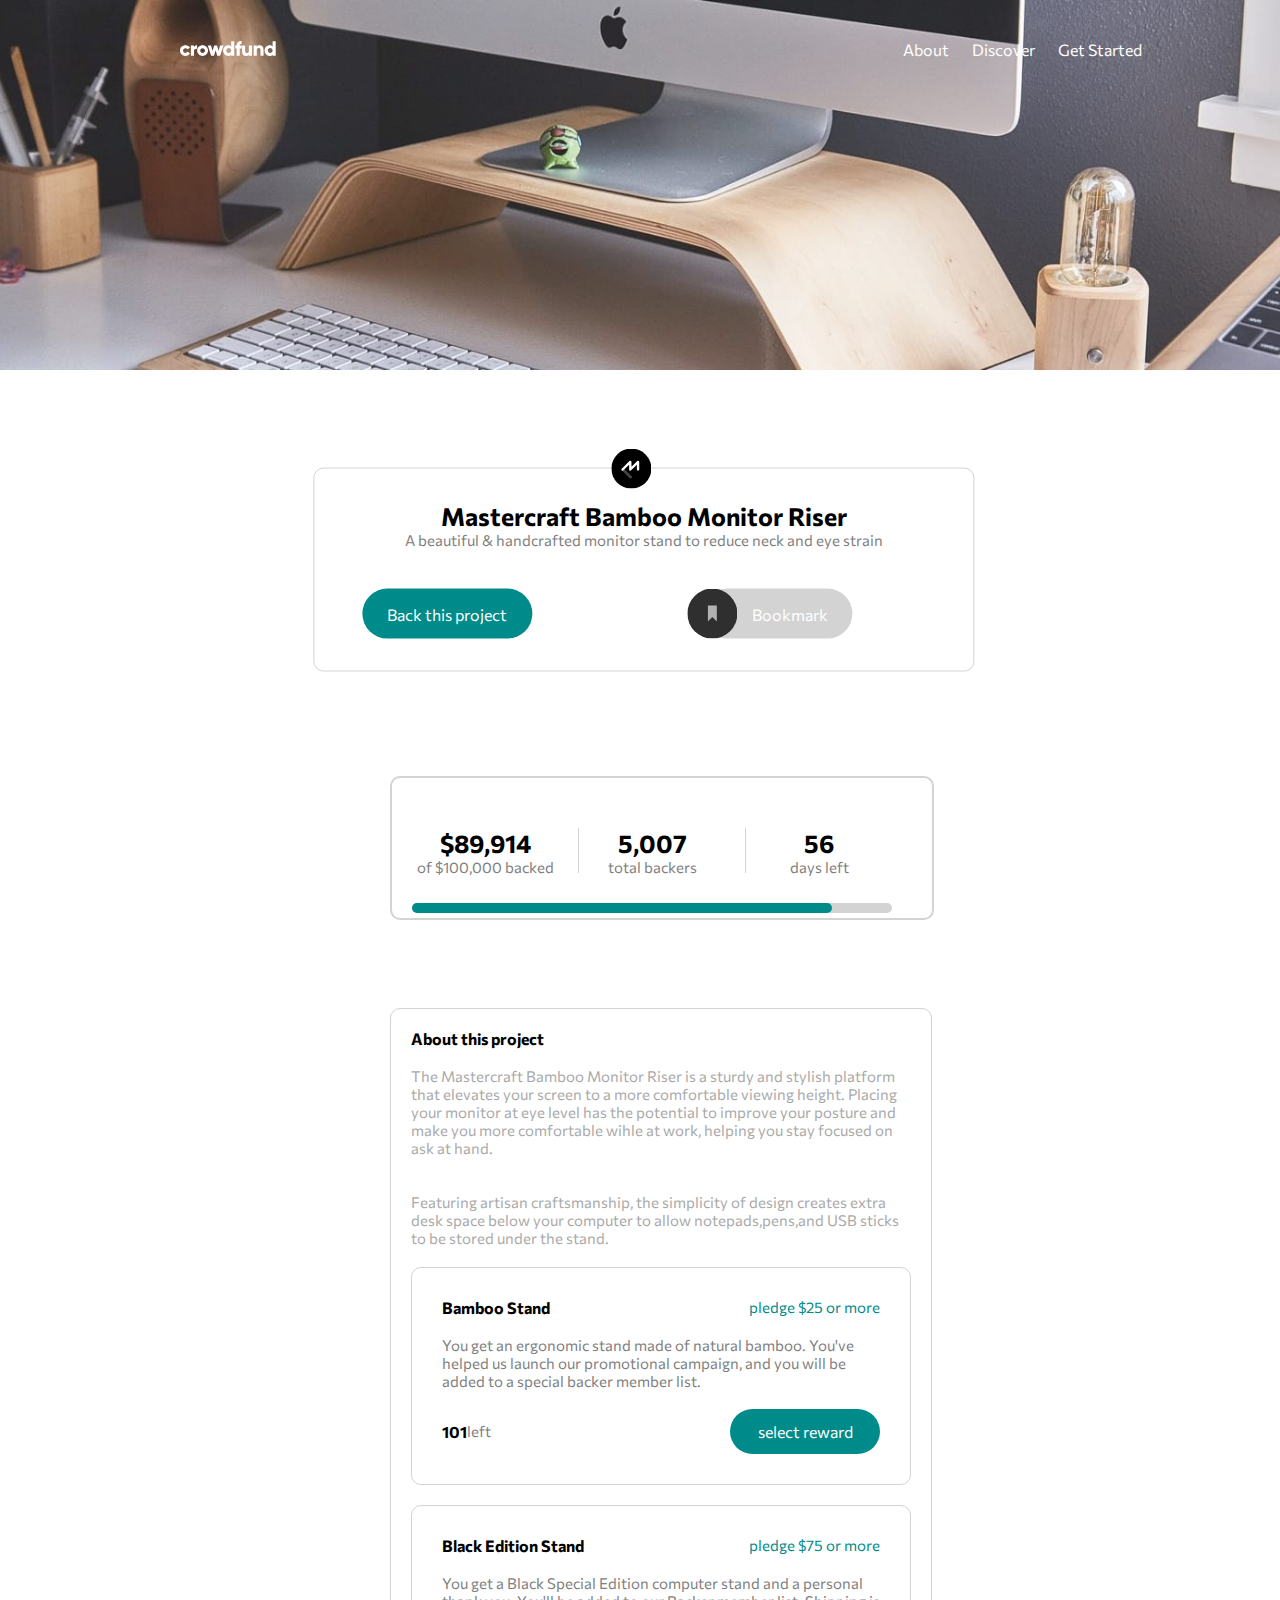
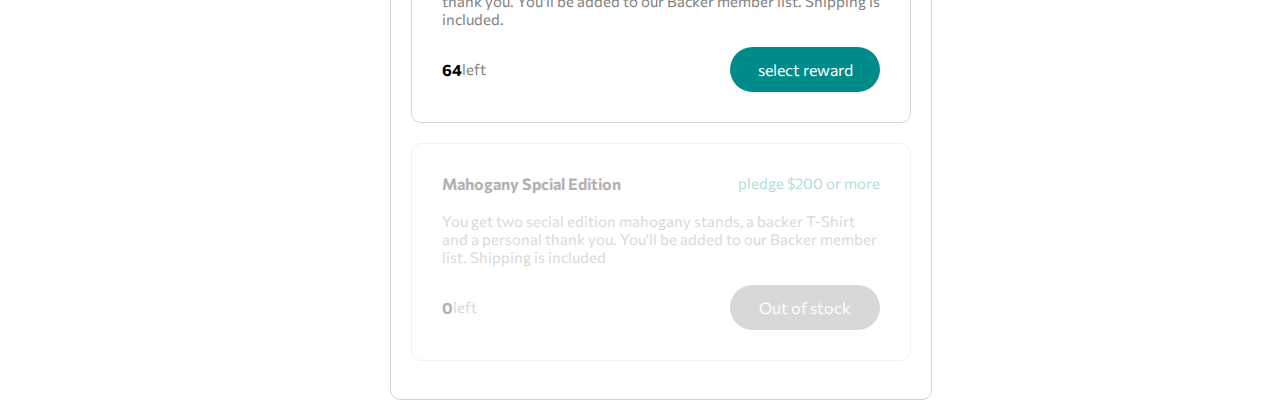
<file: index.html>
<!DOCTYPE html>
<html lang="en">
<head>
  <meta charset="UTF-8">
  <meta name="viewport" content="width=device-width, initial-scale=1.0"> <!-- displays site properly based on user's device -->

  <link rel="icon" type="image/png" sizes="32x32" href="./images/favicon-32x32.png">
  <link rel="preconnect" href="https://fonts.googleapis.com">
<link rel="preconnect" href="https://fonts.gstatic.com" crossorigin>
<link href="https://fonts.googleapis.com/css2?family=Commissioner:wght@100..900&display=swap" rel="stylesheet">
  
  <title>Crowdfunding product page</title>
  <link rel="stylesheet" href="style.css">

  <!-- Feel free to remove these styles or customise in your own stylesheet 👍 -->
  <style>
    .attribution { font-size: 11px; text-align: center; }
    .attribution a { color: hsl(228, 45%, 44%); }
  </style>
</head>
<body>
  <header>
    <div class="navbar">
      <div class="logo">
        <img src="images/logo.svg" alt="logo">

      </div>
      <nav>
        <ul class="items">
          <li><a href="#">About</a></li>
          <li><a href="#">Discover</a></li>
          <li><a href="#">Get Started</a></li>
          <img src="images/icon-hamburger.svg" class="hamburger">
        </ul>
        
      </nav>
    </div>
    <section class="box1">
      <img class="circle" src="images/logo-mastercraft.svg">
      <h3>Mastercraft Bamboo Monitor Riser</h3>
      <p> A beautiful & handcrafted monitor stand to reduce neck and eye strain</p>
      <div class="buttons">

           
        <button class="button1">Back this project</button> 
        <div class="bookmark">
          <img src="images/icon-bookmark.svg" id="book">
         
          <span class="b-text">Bookmark</span>
     
      </div>
      </div>
        <!-- <p>Lorem ipsum dolor, sit amet consectetur adipisicing elit. Repudiandae cum natus sunt dolores quasi maxime perferendis. Similique, non! Obcaecati aspernatur nemo neque omnis dolorum architecto iure similique quisquam iusto deserunt? -->
        <!-- Animi distinctio, totam molestias illo illum numquam libero? Provident dolores rem sed quo, voluptatem labore fuga, dignissimos doloribus fugit quis iusto earum consequatur a dolorem laboriosam impedit, cum officiis ad?</p> -->
      </div>
    
  </header>

  <div class="box2">
    <div class="section1">
    <div class="section">
      <h3> $89,914</h3>
      <p> of $100,000 backed</p>
    </div>
    <div class="section">
      <h3>5,007</h3>
      <p>total backers</p>
    </div>
    <div class="section">
      <h3> 56</h3>
      <p>days left</p>
    </div>
  </div>
    <div class="progress_container">
    <span class="progress-bar">
    </span>
    </div>
      </div>
      <div class="box3">
        <h3>About this project</h3><br>
        <p style="color: darkgray;"> The Mastercraft Bamboo Monitor Riser is a sturdy and stylish platform that elevates your screen to a more comfortable viewing height. Placing your monitor at eye level has the potential to improve your posture
          and make you more comfortable wihle at work, helping you stay focused on ask at hand.
          <br>
          <br>
          <br>

          Featuring artisan craftsmanship, the simplicity of design creates extra desk space below your computer to allow notepads,pens,and USB sticks to be stored under the stand.
        </p>

        <div class="box4">
          <div class="a">
        <h3 class="top-left">Bamboo Stand</h3>
        <p class="top-right" style="color: darkcyan;">pledge $25 or more</p>
      </div>
      <br>
        <p > You get an ergonomic stand made of natural bamboo. You've helped us launch our promotional campaign, and you will be added to a special backer member list. </p>
        <br>
        <div class="reward">
          
          <div class="subdiv">
          <h2 >101</h2>
          <p >left</p>
        </div>
        
          <button class="button11"> select reward</button>
        </div>
      
          </div>

          <div class="box4">
            <div class="a">
          <h3 class="top-left">Black Edition Stand</h3>
          <p class="top-right" style="color: darkcyan;">pledge $75 or more</p>
        </div>
        <br>
          <p> You get a Black Special Edition computer stand and a personal thank you. You'll be added to our Backer member list. Shipping is included.</p>
          <br>
          <div class="reward">
            
            <div class="subdiv">
            <h2 >64</h2>
            <p >left</p>
          </div>
          
            <button class="button11"> select reward</button>
          </div>
        
            </div>
            <div id="box4">
              <div class="a">
            <h3 class="top-left">Mahogany Spcial Edition</h3>
            <p class="top-right" style="color: darkcyan;">pledge $200 or more</p>
          </div>
          <br>
            <p> You get two secial edition mahogany stands, a backer T-Shirt and a personal thank you. You'll be added to our Backer member list. Shipping is included</p>
            <br>
            <div class="reward">
              
              <div class="subdiv">
              <h2 >0</h2>
              <p >left</p>
            </div>
            
              <button id="button11">Out of stock</button>
            </div>
          
              </div>

     
  <!-- About
  Discover
  Get Started

  Mastercraft Bamboo Monitor Riser
  A beautiful & handcrafted monitor stand to reduce neck and eye strain.

  Back this project
  Bookmark

  $89,914 of $100,000 backed
  5,007 total backers
  56 days left

  About this project

  The Mastercraft Bamboo Monitor Riser is a sturdy and stylish platform that elevates your screen 
  to a more comfortable viewing height. Placing your monitor at eye level has the potential to improve 
  your posture and make you more comfortable while at work, helping you stay focused on the task at hand.

  Featuring artisan craftsmanship, the simplicity of design creates extra desk space below your computer 
  to allow notepads, pens, and USB sticks to be stored under the stand.
  
  Bamboo Stand
  Pledge $25 or more
  You get an ergonomic stand made of natural bamboo. You've helped us launch our promotional campaign, and 
  you’ll be added to a special Backer member list.
  101 left
  Select Reward

  Black Edition Stand
  Pledge $75 or more
  You get a Black Special Edition computer stand and a personal thank you. You’ll be added to our Backer 
  member list. Shipping is included.
  64 left
  Select Reward

  Mahogany Special Edition
  Pledge $200 or more
  You get two Special Edition Mahogany stands, a Backer T-Shirt, and a personal thank you. You’ll be added 
  to our Backer member list. Shipping is included.
  0 left
  Out of Stock -->

  <!-- Selection modal start -->

  <!-- Back this project
  Want to support us in bringing Mastercraft Bamboo Monitor Riser out in the world?

  Pledge with no reward
  Choose to support us without a reward if you simply believe in our project. As a backer, 
  you will be signed up to receive product updates via email.

  Bamboo Stand
  Pledge $25 or more
  You get an ergonomic stand made of natural bamboo. You've helped us launch our promotional campaign, and
  you’ll be added to a special Backer member list.
  101 left -->

  <!-- Selected pledge start -->
  <!-- Enter your pledge
  $25
  Continue -->
  <!-- Selected pledge end -->

  <!-- Black Edition Stand
  Pledge $75 or more
  You get a Black Special Edition computer stand and a personal thank you. You’ll be added to our Backer
  member list. Shipping is included.
  64 left -->

  <!-- Selected pledge start -->
  <!-- Enter your pledge
  $75
  Continue -->
  <!-- Selected pledge end -->

  <!-- Mahogany Special Edition
  Pledge $200 or more
  You get two Special Edition Mahogany stands, a Backer T-Shirt, and a personal thank you. You’ll be added
  to our Backer member list. Shipping is included.
  0 left -->

  <!-- Selected pledge  start -->
  <!-- Enter your pledge
  $200
  Continue -->
  <!-- Selected pledge end -->

  <!-- Selection modal end -->

  <!-- Success modal start -->
<!-- 
  Thanks for your support!
  Your pledge brings us one step closer to sharing Mastercraft Bamboo Monitor Riser worldwide. You will get
  an email once our campaign is completed.
  Got it! -->

  <!-- Success modal end -->
</body>
</html>
</file>
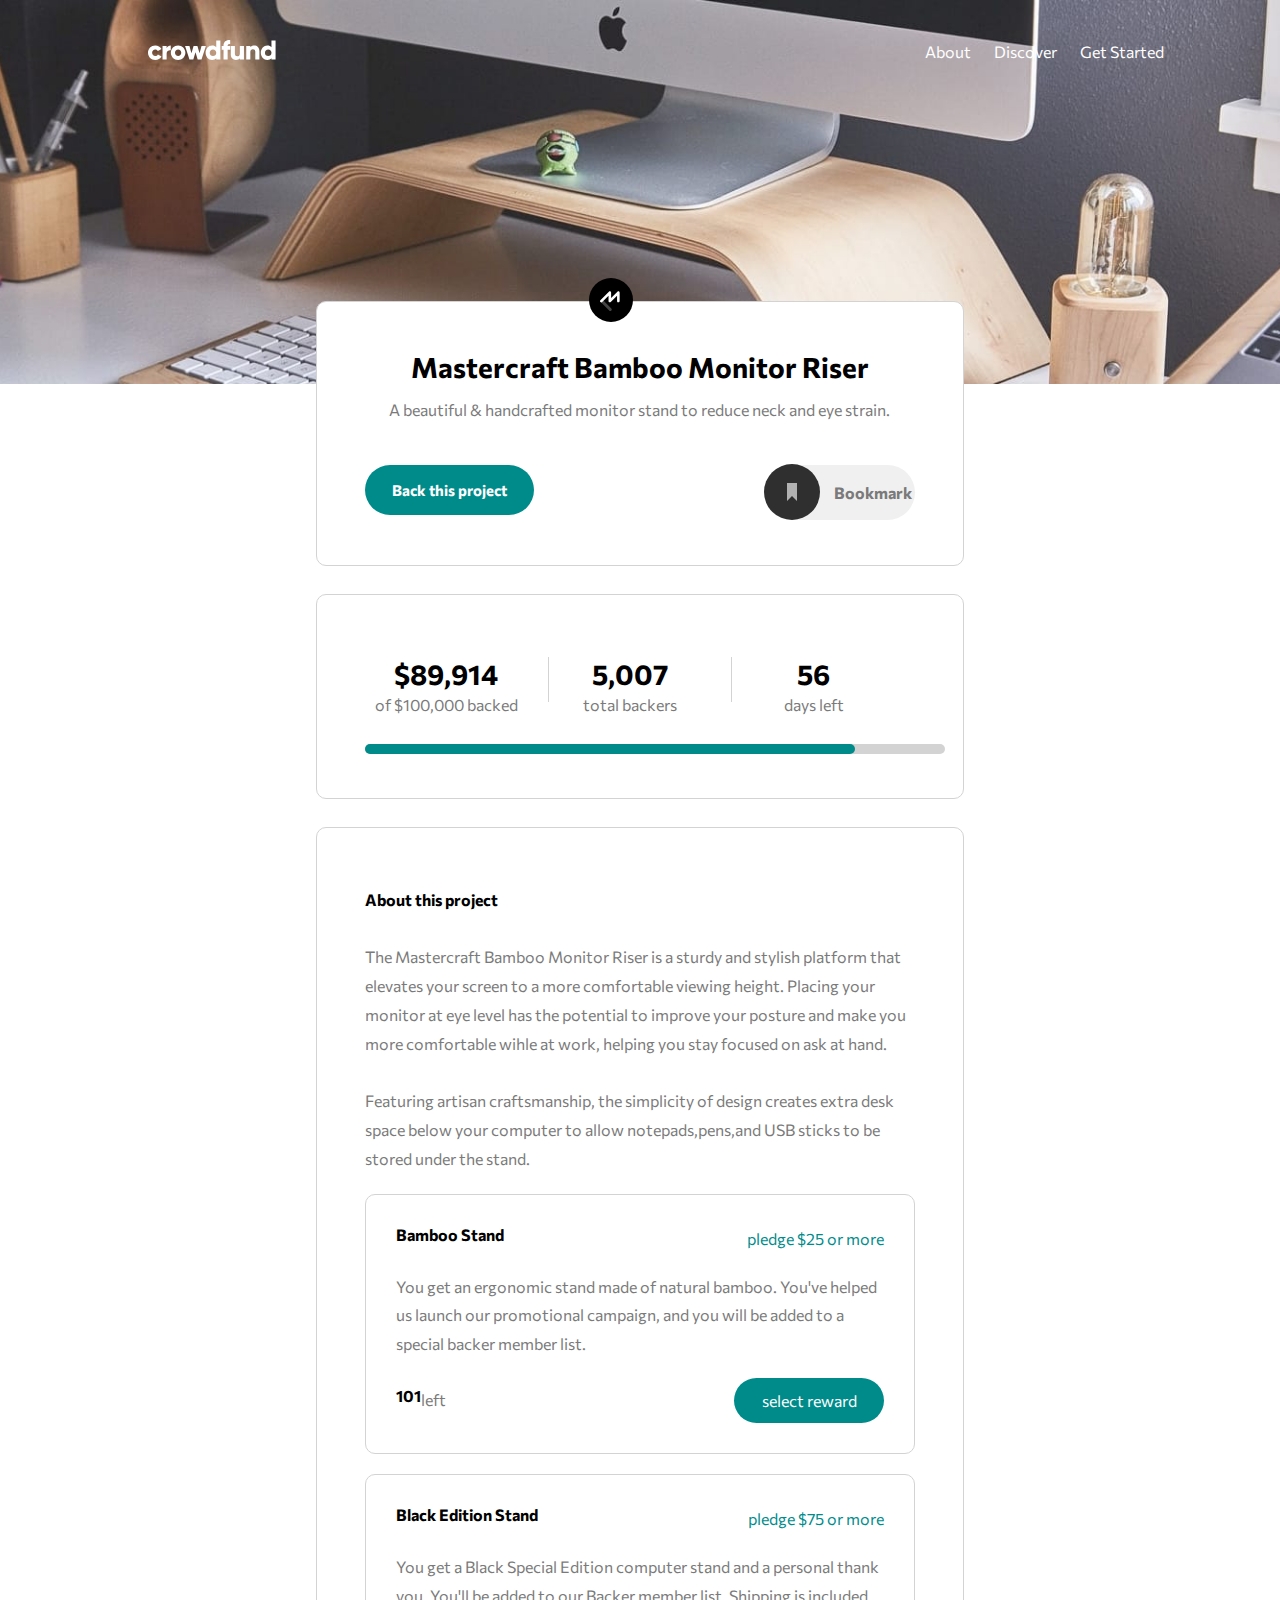
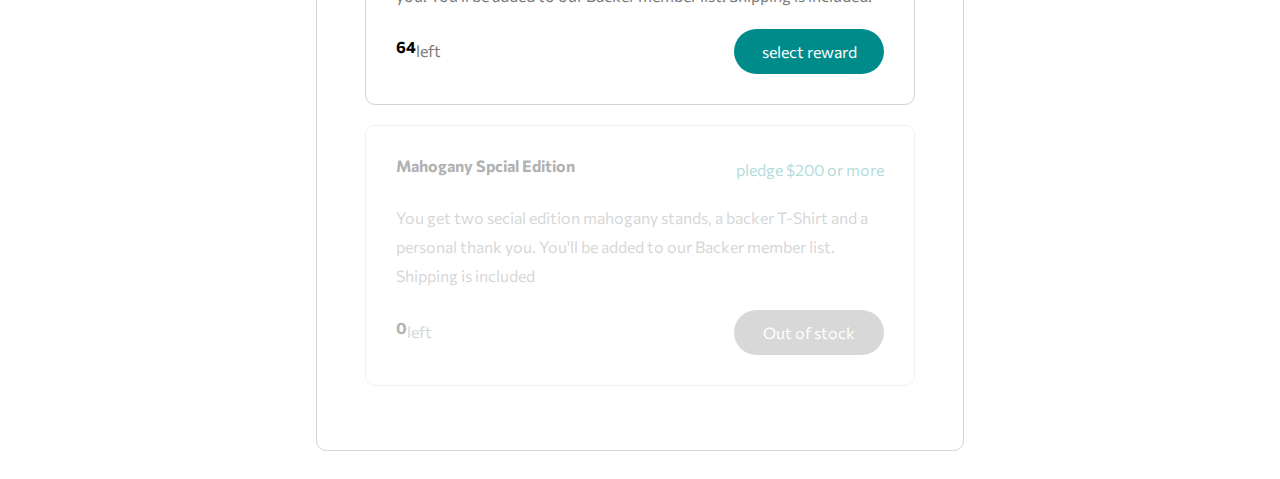
<file: index2.html>
<!DOCTYPE html>
<html lang="en">

<head>
  <meta charset="UTF-8">
  <meta name="viewport" content="width=device-width, initial-scale=1.0">
  <title>Crowdfunding product page</title>
  <link rel="stylesheet" href="style2.css">
  <link rel="icon" type="image/png" sizes="32x32" href="./images/favicon-32x32.png">
  <link rel="preconnect" href="https://fonts.googleapis.com">
  <link rel="preconnect" href="https://fonts.gstatic.com" crossorigin>
  <link href="https://fonts.googleapis.com/css2?family=Commissioner:wght@100..900&display=swap" rel="stylesheet">
</head>

<body>
  <div class="homepage">
    <header>
      <div class="navbar">
        <div class="logo">
          <img src="images/logo.svg" alt="logo">
        </div>
        <nav>
          <ul class="items">
            <li><a href="#">About</a></li>
            <li><a href="#">Discover</a></li>
            <li><a href="#">Get Started</a></li>
            <img src="images/icon-hamburger.svg" class="hamburger">
          </ul>

        </nav>
      </div>
    </header>
  </div>
  <section class="box1 container" id="firstBox">
    <img src="images/logo-mastercraft.svg" alt="Mastercraft Logo" id="circle">
    <h1 class="heading">Mastercraft Bamboo Monitor Riser</h1>
    <p class="description">A beautiful & handcrafted monitor stand to reduce neck and eye strain.</p>
    <div class="buttons">

         
      <button class="button1">Back this project</button> 
      <div class="bookmark">
        <img src="images/icon-bookmark.svg" id="book">
       
        <span class="b-text">Bookmark</span>
   
    </div>
    </div>
  </section>
  <section class="box1 container">
    <div class="section1">
      <div class="section">
        <h3> $89,914</h3>
        <p> of $100,000 backed</p>
      </div>
      <div class="section">
        <h3>5,007</h3>
        <p>total backers</p>
      </div>
      <div class="section">
        <h3> 56</h3>
        <p>days left</p>
      </div>
    </div>
      <div class="progress_container">
      <span class="progress-bar">
      </span>
      </div>
  </section>

  <div class="box1 container">
    <h4 class="head">About this project</h4><br>
    <p class="desc"> The Mastercraft Bamboo Monitor Riser is a sturdy and stylish platform that elevates your screen to a more comfortable viewing height. Placing your monitor at eye level has the potential to improve your posture
      and make you more comfortable wihle at work, helping you stay focused on ask at hand.
      <br>
      <br>

      Featuring artisan craftsmanship, the simplicity of design creates extra desk space below your computer to allow notepads,pens,and USB sticks to be stored under the stand.
    </p>

    <div class="box4">
      <div class="a">
    <h5 class="top-left">Bamboo Stand</h5>
    <p class="top-right" style="color: darkcyan;">pledge $25 or more</p>
  </div>
  <br>
    <p class="right-p"> You get an ergonomic stand made of natural bamboo. You've helped us launch our promotional campaign, and you will be added to a special backer member list. </p>
    <br>
    <div class="reward">
      
      <div class="subdiv">
      <h2 >101</h2>
      <p >left</p>
    </div>
    
      <button class="button11"> select reward</button>
    </div>
  
      </div>

      <div class="box4">
        <div class="a">
      <h5 class="top-left">Black Edition Stand</h5>
      <p class="top-right" style="color: darkcyan;">pledge $75 or more</p>
    </div>
    <br>
      <p class="right-p"> You get a Black Special Edition computer stand and a personal thank you. You'll be added to our Backer member list. Shipping is included.</p>
      <br>
      <div class="reward">
        
        <div class="subdiv">
        <h2 >64</h2>
        <p >left</p>
      </div>
      
        <button class="button11"> select reward</button>
      </div>
    
        </div>
        <div id="box4">
          <div class="a">
        <h5 class="top-left">Mahogany Spcial Edition</h5>
        <p class="top-right" style="color: darkcyan;">pledge $200 or more</p>
      </div>
      <br>
        <p class="right-p"> You get two secial edition mahogany stands, a backer T-Shirt and a personal thank you. You'll be added to our Backer member list. Shipping is included</p>
        <br>
        <div class="reward">
          
          <div class="subdiv">
          <h2 >0</h2>
          <p >left</p>
        </div>
        
          <button id="button11">Out of stock</button>
        </div>
      
          </div>
</body>

</html>
</file>
<file: style.css>
*{
    margin: 0;
    font-family: "Commissioner", sans-serif;
    font-size: 16px;
}



header{
    background-image: url('images/image-hero-desktop.jpg');
    background-repeat: no-repeat;
    background-size: cover;
    height: 370px;
    background-position: center; 
    width: 100vw;
    position: relative;
}

ul{
    list-style-type: none;
}

.navbar{

    display: flex;
    justify-content: space-between;
    align-items: center;
    padding: 10px 20px;
}

.logo{
    margin-top: 30px;
    
}
.logo img{
    height: 15px;
    margin-left: 160px;
}

.items{
    list-style-type: none;
    margin-top: 30px;
    margin-right: 118px;
    padding: 0;
}

li{
    display: inline;
    margin-left: 20px;
}

.hamburger{
    display: none;
}
a{
    text-decoration: none;
    color: white;
}

.box1{
/*    
    margin-bottom: 20px;
    border: 2px solid lightgrey;
    background-color: white;
    padding: 20px;
    position: absolute;
    width: 500px;
   
    border-radius: 10px;
    bottom: -50%;
     left: 30%;
    /* transform: translate(-50% , 80%);  */
    /* padding: 20px;
    height: 200px;
    display: flex;
    flex-direction: column;
    text-align: center;
    justify-content: center;
    display: flex;
    /* justify-content: space-between; */
    /* gap: 1em;  */

    width: 44%;
    margin: auto;
   
    background-color: rgb(255, 255, 255);
    border-radius: 10px;
    padding: 2rem 3rem;
    margin: 2rem auto;
    
    text-align: center;
    position: absolute;
    bottom: -50px;
    left: 50%;
    transform: translate(-49.4%,139%);
    border: 1px solid lightgray;
   


    font-size: 1.75em;
}


.box1 h3{
    font-size: 25px;
    font-weight: bolder;
}

.box1 p,.box2 p,.box3 p{
    font-size: 15px;
    color: gray;
}
.buttons{
    display: flex;
}
.circle{
    width: 40px;
    height: 40px;
    
    position: absolute;
    top: -20px;
    left: 45%;
    
    

}

#book{
    height: 50px;
    width: 50px;
    top: 50%;
left: -20px;
transform: translate(-30%);
}

.button1{
    display: inline;
    border-radius: 30px;
    padding: 10px 20px;
    background-color: darkcyan;
    color: white;
    border: none;
    height: 50px;
    width: 170px;
    margin-top: 40px;
    cursor: pointer;
    
}
.bookmark{
    margin-top: 40px;
    display: inline-flex;
    align-items: center;
    border-radius: 50px;
    margin-left: 170px;
    height: 50px;
    width: 150px;
   
    background-color: lightgray;
    position: relative;
    
}



.b-text{
 color: white;
 
}

.box2{
     border: 2px solid lightgray;
    margin-top: 200px;
    text-align: center;
    /* display: flex;     */
    background-color: white;
    padding: 20px;
    position: absolute;
    width: 500px;
    margin-top: 20px;
    margin-bottom: 20px;
    border-radius: 10px;
    bottom: 0;
    left: 30.5%;
    top: 84%;
    
    padding: 20px;
    height: 100px;
    
    /* display: flex;  */
    
    
   
}

.section1{
    display: flex;
}

.box2 h3{
    font-size: 25px;
    font-weight: bold;
}

.progress_container{
    height: 10px;
    width: 480px;
    border-radius: 6px;
    
    background-color: lightgray;
     /* padding-left: 200px;  */
   
}

.progress-bar{
    position: relative;
    display: block;
    height: 10px;
    width: 220px;
    border-radius: 6px;
    background-color: darkcyan;
    padding-left: 200px;
    margin-top: 30px;
    
}

.box3{
    border: 1px solid lightgray;
    padding: 20px;
    position: absolute;
    width: 500px;
  height: 950px;
    border-radius: 10px;
    bottom: 10%;
    left: 30.5%;
    top: 112%;
   
    padding: 20px;
    background-color: white;
   
   
    
    }

    .box4{
        
        margin: 20px auto;
        border: 1px solid lightgray;
        border-radius: 10px;
        padding: 30px;
    }
    
    #box4{
        margin: 20px auto;
        border: 1px solid lightgray;
        border-radius: 10px;
        padding: 30px;
        opacity: 0.3;
    }

   .a{
    display: flex;
    justify-content: space-between;
    
   }

  .top-right p{
    color: darkcyan;
 
   }

   .reward{
    display: flex;
    align-items: center;
    justify-content: space-between;
   
   }
   .subdiv{
    display: flex;
   }

   .button11{
    display: inline;
    border-radius: 30px;
    
    background-color: darkcyan;
    color: white;
    border: none;
    height: 45px;
    width: 150px;
    
   }

   #button11{
    display: inline;
    border-radius: 30px;
    
    background-color: gray;
    color: white;
    border: none;
    height: 45px;
    width: 150px;
   }

.section{
    margin-top: 30px;
    width: 30%;
    border-right: 1px solid lightgray;
    padding-right: 20px;
    height: 45px;
}

.section:last-child{
    border-right: none;
}

.bottom-div{
   
    justify-content: space-between;
    margin-top: 20px
}

.sub-div{
    border: 1px solid lightgray;
    padding: 20px;
    box-sizing: border-box;
}


.progress_bar{
    width: 50%;
    height: 30px;
    background-color: darkcyan;
}

@media screen and (max-width: 375px) {
    header {
        background-image: url('images/image-hero-mobile.jpg');
        height: 280px;
    }
.logo{
    margin: 0;
}
    .logo img {
        height: 20px;
        margin-left: 10px;
    }

    .items {
        margin-top: 10px;
        margin-right: 10px;
    }
li{
display: none;
}

.hamburger{
    display: block;
}
    .box1 {
        width: 70%;
        margin: 0 auto;
        padding: 30px;
        position: relative;
        bottom: 0;
        left: 50%;
        transform: translate(-55%,110px);
        background-color: rgba(255, 255, 255, 0.9);
        border: 2px solid lightgrey;
        border-radius: 10px;
    }

    .box1 p{
        font-size: 15px;
    }

    .buttons {
        display: flex;
       align-items: center;
       justify-content: space-between;
    }

    #book{
        padding-left: 50px; 
        padding-top: 20px;
    }

    .button1{
        width: 800px;
    }
    .bookmark {
        margin: 0 auto;
        margin-top: 20px;
       display: flex;
    background-color: transparent;
    /* padding-left: 20px; */
    position: relative;
    }

    .b-text{
        display: none;
    }
    .circle{
        width: 40px;
        height: 40px;
        
        position: absolute;
        top: -20px;
        left: 40%;
        

        
    
    }
    .b-text{
        display: none;
    }
    .box2 {
        width: 75%;
        
        /* transform: translate(-47%,80%); */
        display: flex;
        flex-wrap: wrap;
       
        height: 350px;
        align-items: center;
        justify-content: center;
        bottom: 0;
    left: 9.5%;
    top: 74%;
    }
    .box2 p{
        text-align: center;
    }

    .box2 p{
        font-size: 15px;
        width: 150px;
        text-align: center;

    }
    .section{
        display: flex;
        flex-direction: column;
        align-items: center;
        justify-content: center;
        width: 100%;
    }
    .section1{
        flex-direction: column;
        gap: 0.5em;
    }

    .progress_container{
        height: 10px;
        width: 250px;
        border-radius: 6px;
        
        background-color: lightgray;
    }

    .progress-bar{

        padding: 0;
        margin: 0;
    }
    .box3{
        display: flex;
        flex-wrap: wrap;
        width: 280px;
        bottom: 0%;
    top: 150%;
    left: 10%;
    height: 90em;
        /* transform: translate(-48% , 122%); */
    }
    

    .box4{
        margin: 20px auto;
        border: 1px solid lightgray;
        border-radius: 10px;
        padding: 30px;
    }
    .a{
        display: flex;
        justify-content: space-between;
        flex-direction: column;
        gap: 1em;
       }
       .reward{
        display: flex;
        flex-direction: column;
        align-items: start;
        justify-content: space-between;
        gap: 1em;
       
       }
       #button11{
        display: inline;
        border-radius: 30px;
        align-items: left;
        background-color: gray;
        color: white;
        border: none;
        height: 45px;
        width: 150px;
       }
    .section{
        /* margin-top: 30px; */
        width: 30%;
        margin: 0 auto;
        border-bottom: 1px solid lightgray;
        /* padding-left: 90px; */
        /* padding-right: 20px; */
        border-right: 0;
        padding-bottom: 30px;
        text-align: center;
        /* height: 45px; */
    }

    .section:last-child{
        border-bottom: none;
    }
}
</file>
<file: style2.css>
*{
    margin: 0;
    font-family: "Commissioner", sans-serif;
    font-size: 16px;
    /* background-color: rgb(250, 250, 250); */

}

.container{
    margin: 0 auto;
    width: 43vw; 
    /* height: 30vh;
    */
}
header{
    background: transparent;
}

ul{
    list-style-type: none;
}
#box4{
    margin: 20px auto;
    border: 1px solid lightgray;
    border-radius: 10px;
    padding: 30px;
    opacity: 0.3;
}
.box4{
    margin: 20px auto;
    border: 1px solid lightgray;
    border-radius: 10px;
    padding: 30px;
}

p{
    color: hsl(0, 0%, 48%);
    /* text-align: start; */
    line-height: 1.8rem;
}
.right-p{
text-align: start;
}
.navbar{

    display: flex;
    justify-content: space-between;
    align-items: center;
    padding: 10px 20px;
    background-color: transparent;
}

.logo{
    margin-top: 30px;
    
}
.logo img{
    height: 20px;
    margin-left: 8em;
}

.items{
    list-style-type: none;
    margin-top: 30px;
    margin-right: 6em;
    padding: 0;
}

li{
    display: inline;
    margin-left: 20px;
}

.hamburger{
    display: none;
}
a{
    text-decoration: none;
    color: white;
}

.homepage{
    background-image: url('images/image-hero-desktop.jpg');
    background-repeat: no-repeat;
    background-size: cover;
    height: 24em;
    background-position: center; 
    /* width: 100vw; */
    position: relative;
    z-index: -1;
}

section {
    width: 700px;
    margin: 1rem ;
}
 .box1 {
    /* padding: 1rem;
    border: 1px solid lightgray;
    border-radius: 10px;
    width: 500px;
    bottom: 14%;
    left: 30%;
    position: absolute;
    height: 200px; */
    
    background-color: rgb(255, 255, 255);
    border-radius: 10px;
    padding: 2rem 3rem;
    padding-bottom: 2.8rem;
   
    /* position: relative; */
    text-align: center;
    /* position: absolute; */
    
    /* transform: translate(-50%,155%); */
    border: 1px solid lightgray;


    font-size: 1.75em;
     /* margin-left: 341px; */
     margin-bottom: 1em;
    
} 
#firstBox{
    margin-top: -83px; 

}



.heading{
    font-weight: 700;
    color: black;
    font-size: 1em;
    padding-top: 16px;
}
.description{
    
    line-height: 1.8em;
    padding-top: 12px;
}

.button1{
    display: inline;
    border-radius: 30px;
    /* padding: 10px 20px; */
    background-color: darkcyan;
    color: white;
    border: none;
    height: 50px;
    width: 13em;
    margin-top: 40px;
    cursor: pointer;
    font-size: 15px;
    font-weight: 700;
    
    
}
.reward{
    display: flex;
    align-items: center;
    justify-content: space-between;
   
   }
   .subdiv{
    display: flex;
   }
   .a{
    display: flex;
    justify-content: space-between;
    
   }
.bookmark{
    margin-top: 40px;
    display: inline-flex;
    align-items: center;
    border-radius: 50px;
    margin-left: 230px;
    height: 55px;
    width: 175px;
   
    background-color: #f0f0f0;
    position: relative;
    
}



.b-text{
 color: hsl(0, 0%, 48%);
 font-weight: 700;

 padding-left: 14px;
 
}

.buttons{
    display: flex;
}
.section1{
    display: flex;
    padding-left: 0;
}

.box1 h3{
    font-size: 1.75em;
    font-weight: bold;
}

.box1 h4{
    padding-top: 30px;
    text-align: start;
}

.desc{
    color: hsl(0, 0%, 48%);
    text-align: start;
    line-height: 1.8em;
}
.top-left h5{
    text-align: start;
}

.progress_container{
    height: 10px;
    width: 580px;
    border-radius: 6px;
    
    background-color: lightgray;
     /* padding-left: 200px;  */
   
}

.progress-bar{
    position: relative;
    display: block;
    height: 10px;
    width: 240px;
    border-radius: 6px;
    background-color: darkcyan;
    padding-left: 250px;
    margin-top: 42px;
    
}
.section{
    margin-top: 30px;
    width: 30%;
    border-right: 1px solid lightgray;
    padding-right: 20px;
    height: 45px;
}

.section:last-child{
    border-right: none;
}
#item{
    border: 1px solid rgb(220, 220, 220);
    border-radius: 10px;
    padding: 1rem 2rem;
    margin-bottom: 0.5em;
}
.button11{
    display: inline;
    border-radius: 30px;
    
    background-color: darkcyan;
    color: white;
    border: none;
    height: 45px;
    width: 150px;
    
   }

   #button11{
    display: inline;
    border-radius: 30px;
    
    background-color: gray;
    color: white;
    border: none;
    height: 45px;
    width: 150px;
   }
.stats{
    /* width: 44%;
    margin: auto; */
    background-color: rgb(255, 255, 255);
    border-radius: 10px;
    padding: 2rem 3rem;
    /* margin: 2rem auto;
    */
    display: grid;
   
    justify-content: flex-start;
    gap: 2.5rem;
    border: 1px solid lightgray;
    /* margin-left: 338px;
    margin-top: -20px; */
}

#circle{
    width: 44px;
    height: 44px;
    
    position: absolute;
    top: 17.4em;
    left: 46%;
}
#intro button {
    flex-grow: 0;
    width: 180px;
}
#bookmark {
    width: 180px;
}
#bookmark p {
    display: block;
}
.buttonRow {
    justify-content: space-between;
}
#bookmark {
    position: relative;
    display: flex;
    flex-direction: row;
    justify-content: space-between;
    align-items: center;
    height: 56px;
    width: 56px;
    border-radius: 28px;
    background-color: hsl(0, 0%, 95%);
}

@media screen and (max-width: 1024px )and(max-width:1300px) {
    .container{
        flex-wrap: wrap;
    }
.homepage {
        background-image: url('images/image-hero-mobile.jpg');
        height: 280px;
    }
.logo{
    margin: 0;
}
    .logo img {
        height: 20px;
        margin-left: 10px;
    }

    .items {
        margin-top: 10px;
        margin-right: 10px;
    }
li{
display: none;
}

.hamburger{
    display: block;
}
    .box1 {
        width: 70%;
        margin: 0 auto;
        padding: 30px;
        position: relative;
        bottom: 0;
        left: 50%;
        transform: translate(-55%,110px);
        background-color: rgba(255, 255, 255, 0.9);
        border: 2px solid lightgrey;
        border-radius: 10px;
        margin-bottom: 1rem;
    }

    .box1 p{
        font-size: 15px;
    }

    .buttons {
        display: flex;
       align-items: center;
       justify-content: space-between;
    }

    #book{
        padding-left: 50px; 
        padding-top: 20px;
    }

    .button1{
        width: 800px;
    }
    .bookmark {
        margin: 0 auto;
        margin-top: 20px;
       display: flex;
    background-color: transparent;
    /* padding-left: 20px; */
    position: relative;
    }

    .b-text{
        display: none;
    }
    .circle{
        width: 40px;
        height: 40px;
        
        position: absolute;
        top: -20px;
        left: 40%;
        

        
    
    }
    .b-text{
        display: none;
    }
 
   
    .section{
        display: flex;
        flex-direction: column;
        align-items: center;
        justify-content: center;
        width: 100%;
    }
    .section1{
        flex-direction: column;
        gap: 0.5em;
    }

    .progress_container{
        height: 10px;
        width: 250px;
        border-radius: 6px;
        
        background-color: lightgray;
    }

    .progress-bar{

        padding: 0;
        margin: 0;
    }
 
    

    .a{
        display: flex;
        justify-content: space-between;
        flex-direction: column;
        gap: 1em;
       }
       .reward{
        display: flex;
        flex-direction: column;
        align-items: start;
        justify-content: space-between;
        gap: 1em;
       
       }
       #button11{
        display: inline;
        border-radius: 30px;
        align-items: left;
        background-color: gray;
        color: white;
        border: none;
        height: 45px;
        width: 150px;
       }
    .section{
        /* margin-top: 30px; */
        width: 30%;
        margin: 0 auto;
        border-bottom: 1px solid lightgray;
        /* padding-left: 90px; */
        /* padding-right: 20px; */
        border-right: 0;
        padding-bottom: 30px;
        text-align: center;
        /* height: 45px; */
    }

    .section:last-child{
        border-bottom: none;
    }

}
</file>
